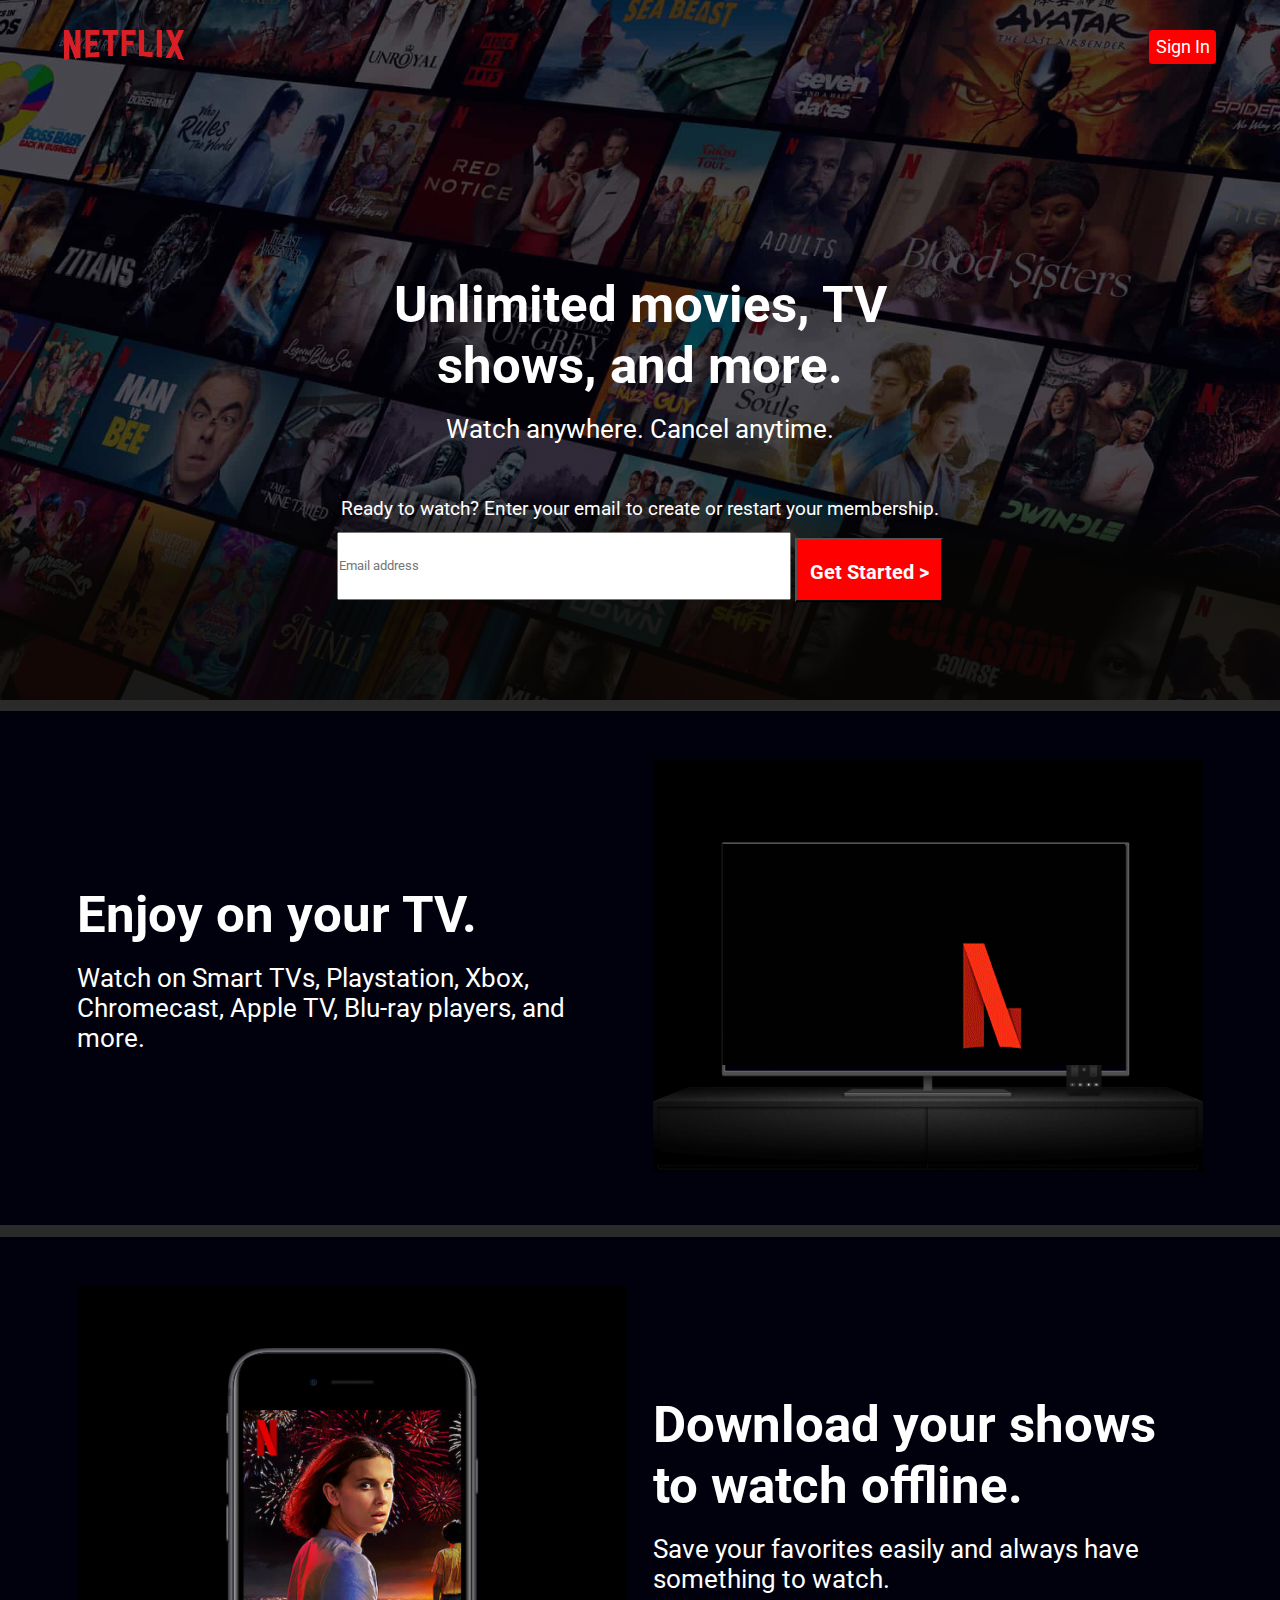
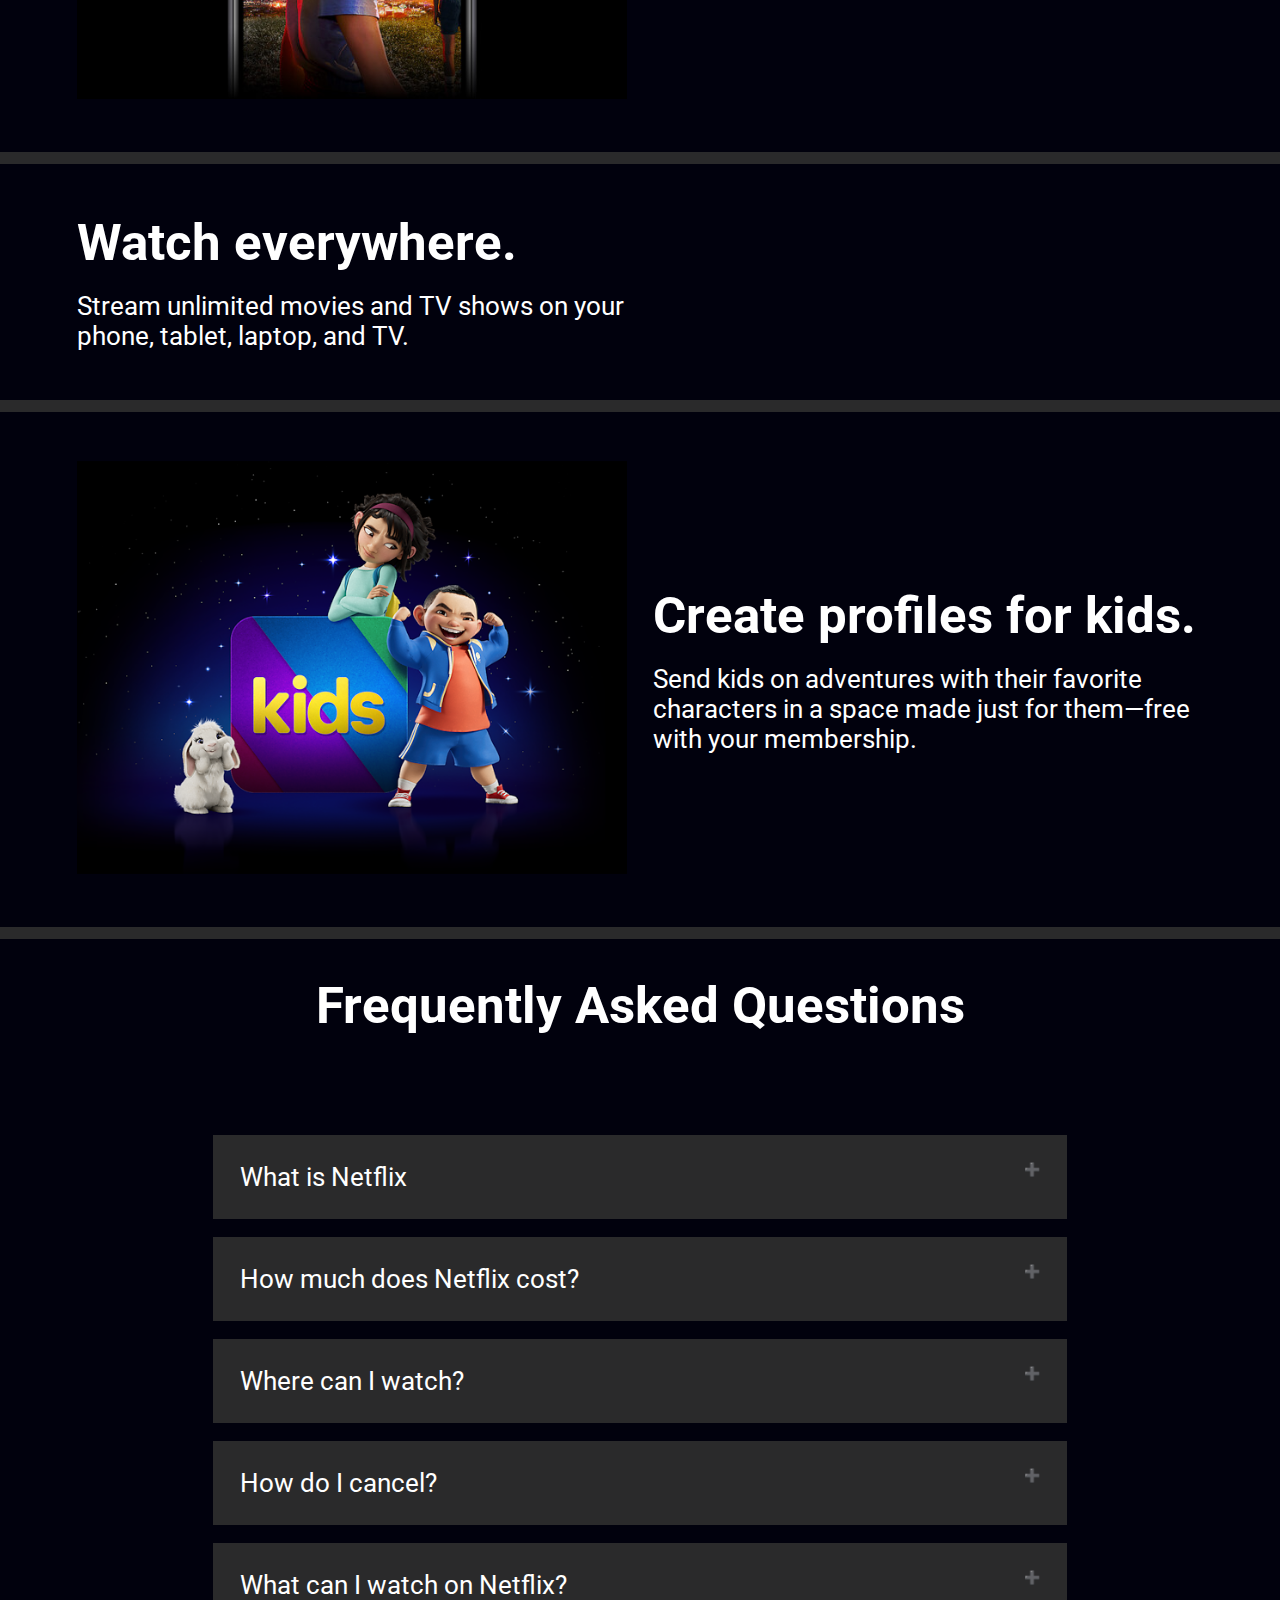
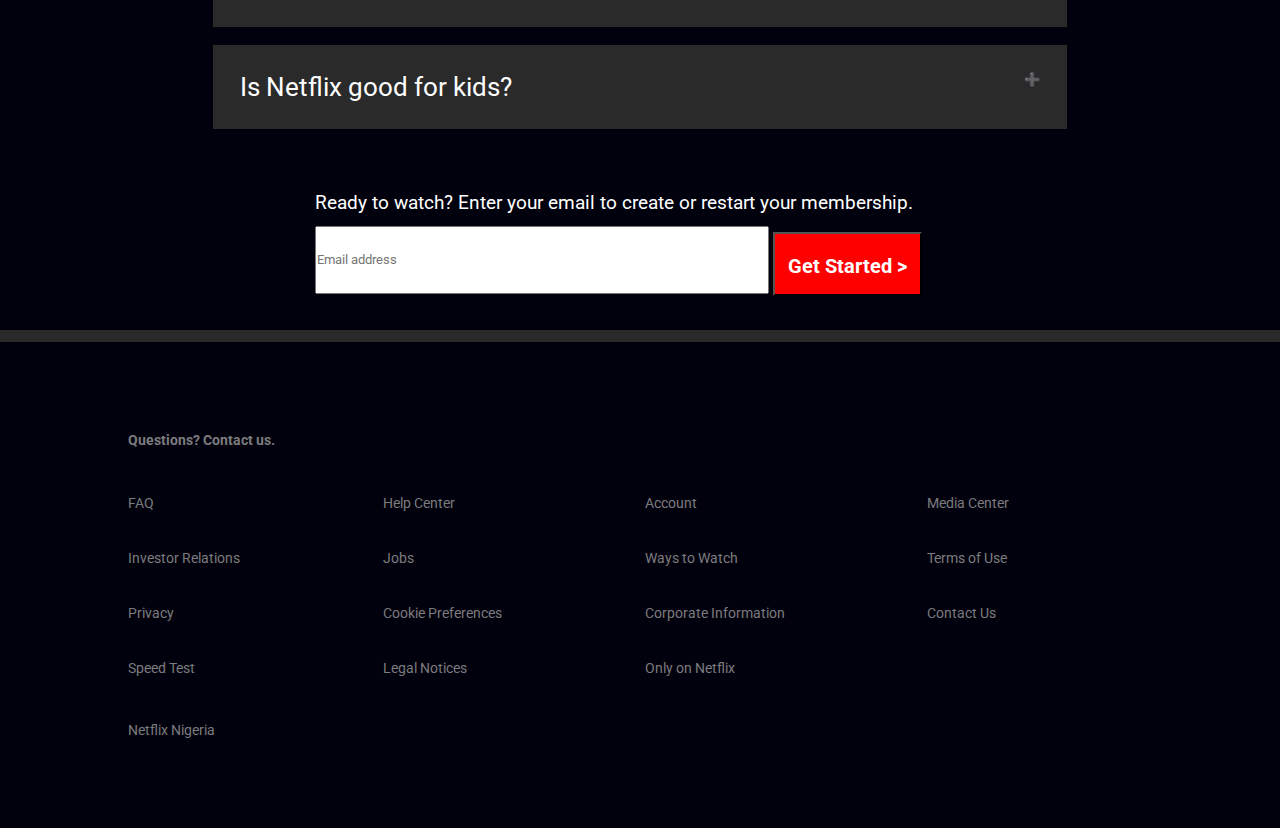
<file: index.html>
<!DOCTYPE html>
<html lang="en">
<head>
    <meta charset="UTF-8">
    <meta http-equiv="X-UA-Compatible" content="IE=edge">
    <meta name="viewport" content="width=device-width, initial-scale=1.0">
    <title>Faruq Netflix</title>
    <link rel="stylesheet" href="netflixstyle.css" type="text/css">
    <link rel="icon" href="./images/netflix/favicon.png">
</head>
<body>
    <header class="header-one">
        <div class="header-container">
            <div class="header-image">
                <img src="./images/netflix/Netflix.png" alt="netflix" class="image">
            </div>
            <div class="header-btn">
                <a href="login.html"><button>Sign In</button></a>
            </div>
        </div>
        <div class="header-texts">
            <div>
               <h1>Unlimited movies, TV shows, and more.</h1>
            <p>Watch anywhere. Cancel anytime.</p> 
            </div>
            <div>
                <form>
                <p>Ready to watch? Enter your email to create or restart your membership.</p>
                <input type="email" name="email" class="signup-email" placeholder="Email address" value="" required>
                <input type="submit" name="submit" class="signup-submit" value="Get Started >">
            </form>
            </div>
            
            
        </div>
    </header>
    <main>
        <section>
            <div class="section-one">
                <div class="section-texts">
                    <h1>Enjoy on your TV.</h1>
                    <p>Watch on Smart TVs, Playstation, Xbox, Chromecast, Apple TV, Blu-ray players, and more.</p>
                </div>
                <div class="section-image image-gif">
                    <img src="./images/netflix/tv.png" alt="Television showing movies" class="image ">
                </div>
            </div>
        </section>
        <section>
            <div class="section-two">
                <div class="section-image">
                    <img src="./images/netflix/mobile.jpg" alt="Television showing movies" class="image">
                </div>
                <div class="section-texts">
                    <h1>Download your shows to watch offline.</h1>
                    <p>Save your favorites easily and always have something to watch.</p>
                </div>
            </div>
        </section>
        <section>
            <div class="section-three">
                <div class="section-texts">
                    <h1>Watch everywhere.</h1>
                    <p>Stream unlimited movies and TV shows on your phone, tablet, laptop, and TV.</p>
                </div>
                <div class="section-image">
                </div>
            </div>
        </section>
        <section>
            <div class="section-four">
                <div class="section-image">
                    <img src="./images/netflix/kids.png" alt="Television showing movies" class="image">
                </div>
                <div class="section-texts">
                    <h1>Create profiles for kids.</h1>
                    <p>Send kids on adventures with their favorite characters in a space made just for them—free with your membership.</p>
                </div>
            </div>
        </section>
        <section>
            <div class="section-five">
                <div>
                    <h1>Frequently Asked Questions</h1>
                </div>
                <div class="fag-paragraph">
                    <p>What is Netflix</p>
                    <p>How much does Netflix cost?</p>
                    <p>Where can I watch?</p>
                    <p>How do I cancel?</p>
                    <p>What can I watch on Netflix?</p>
                    <p>Is Netflix good for kids?</p>
                </div>
                <div class="fag-form">
                    <form action="post">
                        <p>Ready to watch? Enter your email to create or restart your membership.</p>
                        <input type="email" name="email" class="signup-email" placeholder="Email address" value="" required>
                        <input type="submit" name="submit" class="signup-submit" value="Get Started >">
                    </form>
                </div>
                
            </div>
        </section>
    </main>
    <footer>
        <h5><a href="#">Questions? Contact us.</a></h5>
        <ul>
                <li><a href="#">FAQ</a></li>
                <li><a href="#">Help Center</a></li>
                <li><a href="#">Account</a></li>
                <li><a href="#">Media Center</a></li>
                <li><a href="#">Investor Relations</a></li>
                <li><a href="#">Jobs</a></li>
                <li><a href="#">Ways to Watch</a></li>
                <li><a href="#">Terms of Use</a></li>
                <li><a href="#">Privacy</a></li>
                <li><a href="#">Cookie Preferences</a></li>
                <li><a href="#">Corporate Information</a></li>
                <li><a href="#">Contact Us</a></li>
                <li><a href="#">Speed Test</a></li>
                <li><a href="#">Legal Notices</a></li>
                <li><a href="#">Only on Netflix</a></li>
        </ul>
        <p>Netflix Nigeria</p>
    </footer>
</body>
</html>
</file>
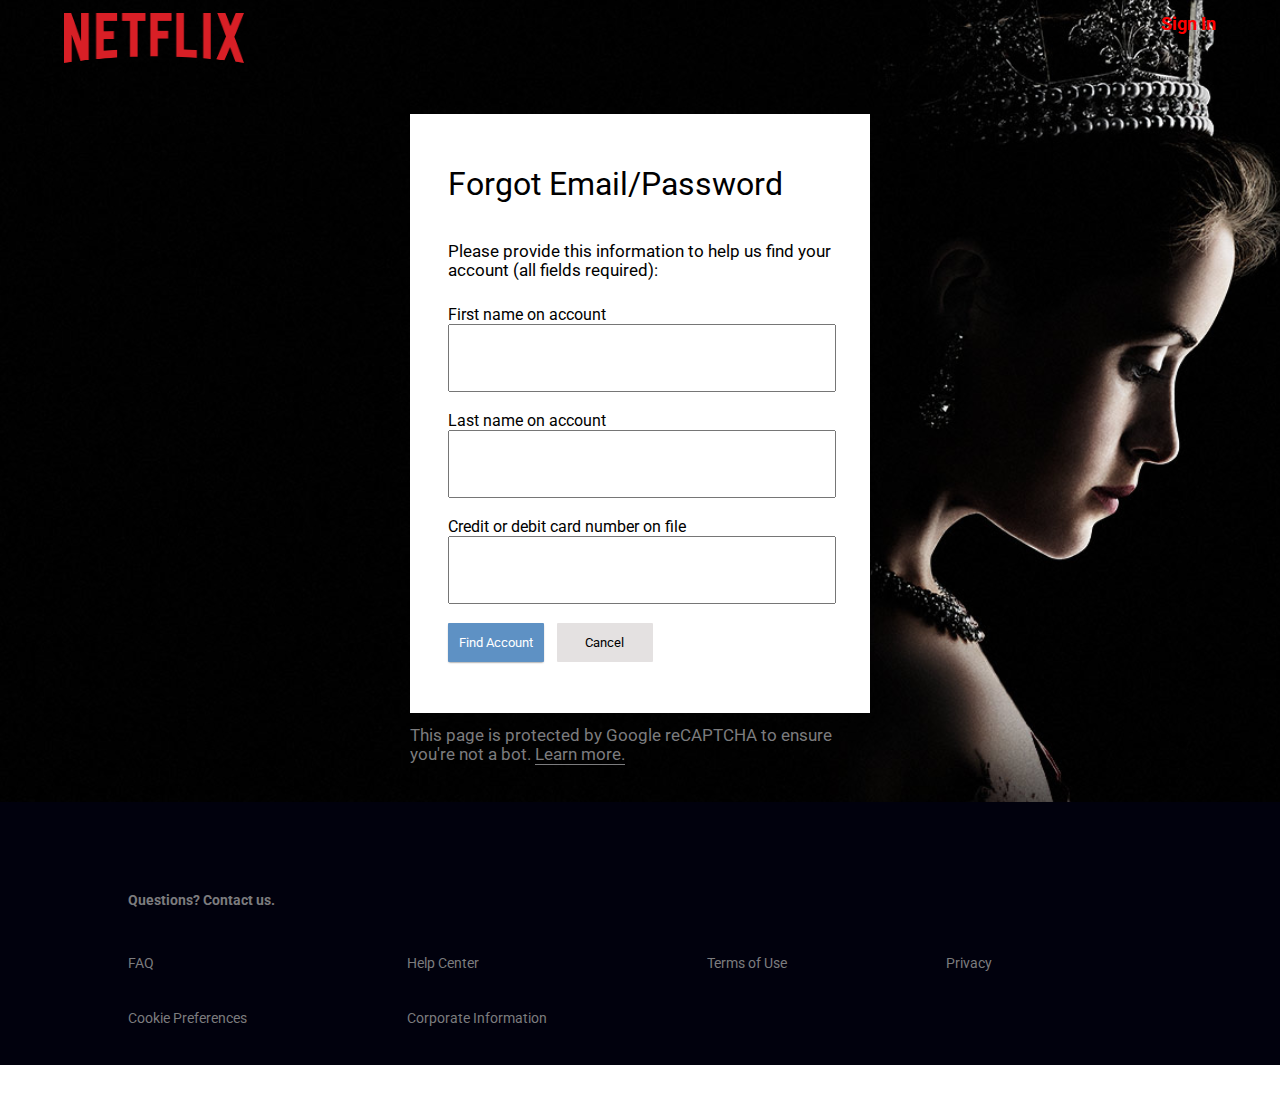
<file: findacct.html>
<!DOCTYPE html>
<html lang="en">
<head>
    <meta charset="UTF-8">
    <meta http-equiv="X-UA-Compatible" content="IE=edge">
    <meta name="viewport" content="width=device-width, initial-scale=1.0">
    <title>Faruq Netflix</title>
    <link rel="stylesheet" href="netflixstyle.css" type="text/css">
    <link rel="icon" href="./images/netflix/favicon.png">
</head>
<body class="find-account-page">
    <header class="header-two">
        <div class="header-container">
            <div class="header-image">
                <a href="index.html" class="sign-up"><img src="./images/netflix/Netflix.png" alt="netflix" class="image"></a>
            </div>
            <div class="header-btn">
                <a href="login.html"><button>Sign In</button></a>
            </div>
        </div>
    </header>
    <main>
        <section>
           <div class="find-container">
           <h3>Forgot Email/Password</h3>
            <p>Please provide this information to help us find your account (all fields required):</p>
        <form action="post">
            <label for="fname" class="radio">First name on account</label><br>
            <input type="text" id="fname" name="fname" value=""><br><br>
            <label for="lname" class="radio">Last name on account</label><br>
            <input type="text" id="lname" name="lname" value=""><br><br>
            <label for="ccn" class="radio">Credit or debit card number on file</label><br>
            <input type="number" id="ccn" name="ccn" value="" required="required"><br><br>
            <div>
                <button type="submit" value="" class="find-acct" id="find-acct">Find Account</button>
                <a href="loginhelp.html"><button id="cancel-find">Cancel</button></a>
            </div>
            
        </form>     
        </div>  
        </section>
        <section>
            <div class="reCAPTCHA-container">
                <p>This page is protected by Google reCAPTCHA to ensure you're not a bot. <a href="#">Learn more.</a></p> 
            </div>
        </section>
    </main>
    <footer>
        <h5><a href="#">Questions? Contact us.</a></h5>
        <ul>
                <li><a href="#">FAQ</a></li>
                <li><a href="#">Help Center</a></li>
                <li><a href="#">Terms of Use</a></li>
                <li><a href="#">Privacy</a></li>
                <li><a href="#">Cookie Preferences</a></li>
                <li><a href="#">Corporate Information</a></li>
        </ul>
    </footer>
</body>
</html>
</file>
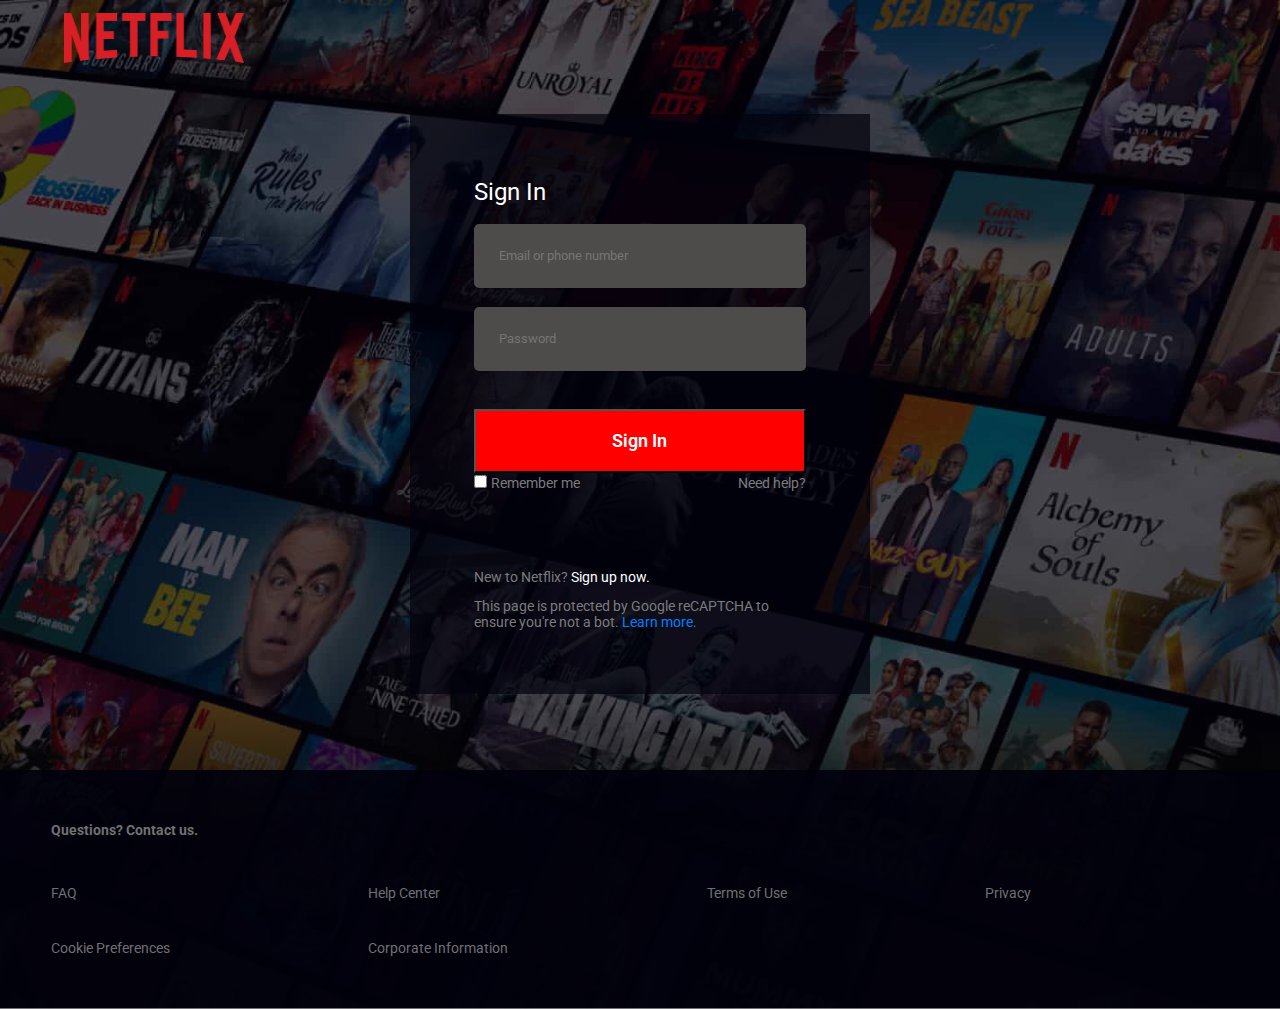
<file: login.html>
<!DOCTYPE html>
<html lang="en">
<head>
    <meta charset="UTF-8">
    <meta http-equiv="X-UA-Compatible" content="IE=edge">
    <meta name="viewport" content="width=device-width, initial-scale=1.0">
    <title>Faruq Netflix Login</title>
    <link rel="stylesheet" href="netflixstyle.css" type="text/css">
    <link rel="icon" href="./images/netflix/favicon.png">
</head>
<body class="login-body">
    <header class="login-header">
        <div class="header-container">
            <div class="header-image">
                <a href="index.html" class="sign-up"><img src="./images/netflix/Netflix.png" alt="netflix" class="image"></a>
            </div>
    </header>
    <main class="login-main">
        <div>
            <form>
            <h1>Sign In</h1>
            <input type="email" placeholder="Email or phone number" value="" required>
            <br>
            <input type="password" placeholder="Password" value="" required>
            <br>
            <br>
            <button type="submit" class="login-btn" value="">Sign In</button>
            </form>
        </div>
        <div class="remember-help-container">
            <div class="remember-me">
                <input type="checkbox" id="rememberMe" name="rememberMe" value="rememberMe">
                <label for="rememberMe">Remember me</label>
            </div>
            <div class="need-help">
                <a href="loginhelp.html">Need help?</a>
            </div>
        </div>
        <div class="new_security">
            <p>New to Netflix? <a href="index.html" class="sign-up">Sign up now.</a></p>
            <p>This page is protected by Google reCAPTCHA to ensure you're not a bot. <a href="#" id="help">Learn more.</a></p>
        </div>      
    </main>
    <footer>
        <h5><a href="#">Questions? Contact us.</a></h5>
        <ul>
                <li><a href="#">FAQ</a></li>
                <li><a href="#">Help Center</a></li>
                <li><a href="#">Terms of Use</a></li>
                <li><a href="#">Privacy</a></li>
                <li><a href="#">Cookie Preferences</a></li>
                <li><a href="#">Corporate Information</a></li>
        </ul>
    </footer>
</body>
</html>
</file>
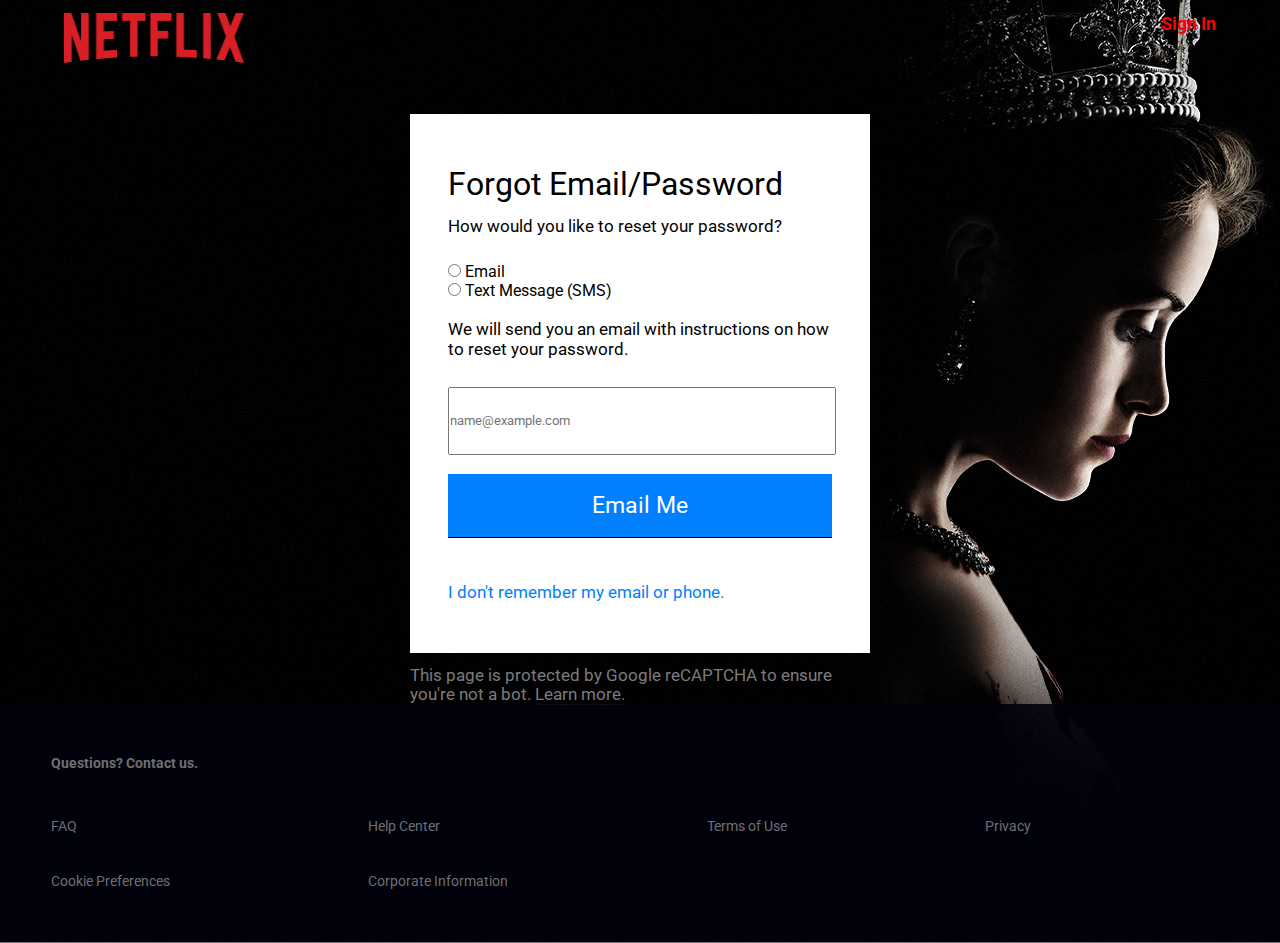
<file: loginhelp.html>
<!DOCTYPE html>
<html lang="en">
<head>
    <meta charset="UTF-8">
    <meta http-equiv="X-UA-Compatible" content="IE=edge">
    <meta name="viewport" content="width=device-width, initial-scale=1.0">
    <title>Netflix/LoginHelp</title>
    <link rel="stylesheet" href="netflixstyle.css" type="text/css">
    <link rel="icon" href="./images/netflix/favicon.png">
</head>
<body class="help-page">
    <header class="header-two">
        <div class="header-container">
            <div class="header-image">
                <a href="index.html" class="sign-up"><img src="./images/netflix/Netflix.png" alt="netflix" class="image"></a>
            </div>
            <div class="header-btn">
                <a href="login.html"><button>Sign In</button></a>
            </div>
        </div>
    </header>
    <main>
        <div class="help-container">
            <div>
                <h3>Forgot Email/Password</h3>
                <p>How would you like to reset your password?</p>
            </div>
            <div>
                <form action="post">
                    <input type="radio" id="email" name="reset" value="">
                    <label for="email" class="radio">Email</label><br>
                    <input type="radio" id="phoneNumber" name="reset" value="">
                    <label for="phoneNumber" class="radio">Text Message (SMS)</label><br><br>
                    <p>We will send you an email with instructions on how to reset your password.</p><br>
                    <input type="email" placeholder="name@example.com" required><br><br>
                    <button type="submit" value="" class="form-control" id="email-me">Email Me</button><br><br>
                </form>
            </div>
            <div class="accountLookup-link">
                <a href="findacct.html">I don't remember my email or phone.</a>
            </div>   
        </div>
        <div class="reCAPTCHA-container">
            <p>This page is protected by Google reCAPTCHA to ensure you're not a bot. <a href="#">Learn more.</a></p> 
        </div> 
    </main>
    <footer>
        <h5><a href="#">Questions? Contact us.</a></h5>
        <ul>
                <li><a href="#">FAQ</a></li>
                <li><a href="#">Help Center</a></li>
                <li><a href="#">Terms of Use</a></li>
                <li><a href="#">Privacy</a></li>
                <li><a href="#">Cookie Preferences</a></li>
                <li><a href="#">Corporate Information</a></li>
        </ul>
    </footer>
</body>
</html>
</file>
<file: netflixstyle.css>
@import url('https://fonts.googleapis.com/css2?family=Roboto:wght@400;700&display=swap');
/* General CSS */

*{
    margin: 0px;
    padding: 0px;
    font-family: 'Roboto', sans-serif;
}

html{
    scroll-behavior: smooth;
}

ul{
    list-style-type: none;
}


.header-one, .login-body{
    background-image: url(./images/netflix/header_bg.jpg);
}
header{
    position: relative;
    z-index: 2;
    height: 100%;
    display: grid;
    align-content: space-between;
}

.header-one, .login-body, .help-page, .find-account-page{
    position: relative;
    background-size: cover;
}
.header-one::after, .login-body::after,  .help-page::after{
    content: "";
    position: absolute;
    top: 0px;
    right: 0px;
    bottom: 0px;
    left: 0px;
    background: linear-gradient(180deg, rgba(3, 1, 12, 0.63) 70%, rgba(6, 5, 4, 0.89) 82%);
  
}

header a:hover{
    border: none !important;
}

/* Landing page start*/
/* NB: some styles are for more than one page*/

.header-container{
    position: relative;
    padding: min(4vh, 30px) 0px min(20vh, 200px) 0px;
    margin: auto;
    display: flex;
    width: 90vw;
    z-index: 2;
    justify-content: space-between;
    max-height: 50px;
}

.header-image{
    max-width: 120px;
    max-height: 30px;
}

.image{
    width: 100%;
    height: 100%;
}

.header-btn button{
    width: fit-content;
    height: inherit;
    padding: 0.5vw;
    font-size: large;
    font-weight: 400;
    border-radius: 0.3vw;
    border: none;
}



.header-texts{
    position: relative;
    z-index: 2;
    color: #ffff;
    margin: auto;
    width: max(275px, 50vw);
    text-align: center;
    padding: min(4vh, 30px) 0px min(15vh, 100px) 0px;
    display: grid;
    row-gap: 6vh;
}

h1{
    font-size: max(4vw, 28px);
    font-weight: 700;
    margin-bottom: 2vh;
}

p{
    font-size: max(2vw, 18px); 
    z-index: 2;

}


form p{
    font-size: max(1.45vw, 18px); 
    margin-bottom: 1vh;
}

.signup-email{
    /* width: min(500px, 65%) clamp( 280px, 450px, 90%); */
        width: clamp( 280px, 450px, 100%);
        height: clamp(50px, 5vw, 80px);
    
    
}

.signup-submit{
    width: fit-content;
    height: clamp(50px, 5vw, 80px);
    background-color: red;
    color: #ffff;
    font-weight: 700;
    font-size: max(1.6vw, 12px);
    position: relative;
    top: 1vh;
    padding: 1vw 1vw 0.6vw 1vw;
}

.section-one, .section-two, .section-three, .section-four{
    width: inherit;
    display: grid;
    grid-template-columns: 1fr 1fr;
    padding: 4vh 5vw;
    border-top: 0.7vh solid rgb(42, 42, 43);
    border-bottom: 0.7vh solid rgb(42, 42, 43);
    background-color: rgb(1, 1, 13);
    align-content: center;
    color: #ffff;
}

.section-one{
    border-top: 1.3vh solid rgb(42, 42, 43);

}

.section-texts, .section-image{
    margin: auto;
    padding: 1vw;
    position: relative;
}

.image-gif::before{
    background-image: url(./images/netflix/netflixgif.webp);
    background-repeat: no-repeat;
    left: 0px;
    content: "";
    position: absolute;
    top: 22%;
    right: 0px;
    bottom: 0px;
    left: 6.42vw;
    max-width: 70%;
    max-height: 50%;
}

.section-five {
    background-color: rgb(1, 1, 13);
    color: #ffff;
    display: grid;
    row-gap: 7vh;
    border-top: 0.7vh solid rgb(42, 42, 43);
    border-bottom: 0.7vh solid rgb(42, 42, 43);
    padding: 4vh 5vw;
}

.section-five h1{
    text-align: center;
}

.fag-paragraph p{
    margin: auto;
    max-width: 800px;
    padding: 3vh;
    margin-top: 2vh;
    background-color: rgb(42, 42, 43);
}

.fag-paragraph p:after {
    content: '\02795';
    /* Unicode character for "plus" sign (+) */
    font-size: 13px;
    color: #777;
    float: right;
    margin-left: 5px;
}

.fag-form {
    margin: auto;
    width: clamp( 280px, 650px, 100%);

}

footer{
    background-color: rgb(1, 1, 13);
    border-top: 0.7vh solid rgb(42, 42, 43);
    padding: 10vh 10vw;
    display: grid;
    row-gap: 5vh;
}

ul{
    display: grid;
    grid-template-columns: auto auto auto auto;
    row-gap: 4vh;
}

a, footer p{
    text-decoration: none;
    color: rgb(124, 124, 126);
    font-size: max(1.1vw, 12px);
    z-index: 2;

}

footer a:hover{
    border-bottom: 1px solid rgb(78, 75, 75);
}

/* Login page start*/
/* NB: some styles are for more than one page*/


.login-body{
    position: relative;
    color: #ffff;
}


.login-header .header-container, .help-page .header-container, .find-account-page .header-container{ 
    padding: 1vw 0px 4vw 0px;
}

.login-header .header-image, .header-two .header-image{
    max-height: 80px;
    max-width: 180px;
}

.login-main{
    position: relative;
    z-index: 2;
    width: clamp(min(280px, 100vw), 26vw, 600px);
    background-color: rgb(1, 1, 13, 0.7);
    padding: 5vw;
    margin:auto;
    margin-bottom: 6vw;
}

.login-main h1{
    font-weight: 400;
    font-size: x-large;
}

.login-body form {
    margin: auto;
    display: grid;
    justify-content: center;
    grid-template-columns: 100%;
    height: fit-content;
}

.login-body form input{
    border: none;
    height: clamp(50px, 5vw, 80px);
    border-radius: 0.4vw;
    background-color: rgb(78, 75, 75);
    padding: 0px 2vw;
}

button, .login-btn, .signup-submit{
    background-color: red;
    color: #ffff;
    cursor: pointer;
    
}

.signup-submit:hover, .login-btn:hover, .signup-btn:hover, button:hover{
    background-color: rgb(177, 17, 17);
    border-radius: 0.6vw;
}


.login-btn{
    height: clamp(50px, 5vw, 80px);
    font-size: large;
    font-weight: 600;
    transition: cubic-bezier(0.68, -0.55, 0.265, 1.55);
}

.remember-help-container{
    display: flex;
    justify-content: space-between;
    margin-bottom: 6vw;
}

a:hover{
    border-bottom: 1px solid #ffff;
}

.sign-up{
    color: #ffff;
}

.login-main p, .login-body label{
    font-size: max(14px, 0.5vw);
    color: rgb(124, 124, 126);

}

.new_security{
    display: grid;
    row-gap: 1vw;
}

#help{
    color: #0080ff;
}

.login-body footer, .help-page footer {
    opacity: 0.9;
    border: none;
    padding: 4vw;
    position: relative;
    z-index: 2;
    color: rgb(124, 124, 126);
    border-bottom: 1px solid rgb(124, 124, 126);;
}

/* Need help page */
/* NB: some styles are for more than one page*/



.help-page::after{
    content: url(./images/netflix/bg-crown_2-1500x1000.jpg);
    position: absolute;
    top: 0px;
    right: 0px;
    bottom: 0px;
    left: -5vw;
    background: linear-gradient(180deg, rgba(3, 1, 12, 0.63) 70%, rgba(6, 5, 4, 0.89) 82%);
    overflow: hidden;
    color: #ffff;
    z-index: -2;
}


.help-container, .find-container{
    background-color: #ffff;
    color: rgb(0, 0, 0);
    position: relative;
    z-index: 2;
    width: clamp(min(280px, 100vw), 30vw, 600px);
    padding: max(15px, 4vw) 3vw;
    margin:auto;
    display: grid;
    row-gap: max(10px, 2vw);
}

.help-page .header-btn button, .find-account-page .header-btn button{
    background-color: inherit;
    color: red;
    font-weight: 700;
    width: fit-content;
    padding: 0px;

}

.help-page .header-btn a:hover, .find-account-page .header-btn a:hover{
    border-bottom: 1px solid red !important;
}

h3{
    font-size: max(26px, 2.5vw);
    font-weight: 400;
    margin-bottom: max(10px, 1vw);
}

.help-container p, .help-container a{
    font-size: max(17px, 0.6vw);

}

.help-container input[type=email], .find-container label, .find-container input, #email-me{
    width: 100%;
    height: clamp(50px, 5vw, 80px);
}

#email-me{
    background-color: #0080ff;
    border: none;
    border-bottom: 1px solid rgb(0, 0, 0);
    font-size: max(20px, 1.8vw);
}

#email-me:hover{
    border-radius: 0px;
    border: none;
    background-color: #208af4;
}

.help-container a{
    color: #0080ff;;
}

.help-container a:hover{
    border-bottom: 1.5px solid #0080ff;
}



/* Find-account-page */
/* NB: some styles are for more than one page*/

.find-account-page{
    background-image: url(./images/netflix/bg-crown_2-1500x1000.jpg);
    background-position: center;
}

.find-container p{
    font-size: max(16.5px, 1.0vw) !important;

}

#find-acct, #cancel-find{
    width: 25% !important;
    float: left;
    height: max(20px, 3vw);
    border-radius: 1px;
}

#find-acct{
    background-color: #5e91c4;   
    border: none;
    margin-right: max(10px, 1vw);
    box-shadow: 0px 1px 2px -1px rgba(0,0,0,0.75);
}

#cancel-find{
    background-color: #e4e1e1;
    border: none;
    color: rgb(0, 0, 0);
}

#cancel-find:hover{
    background-color: #eceaea;

}

.reCAPTCHA-container{
    width: clamp(min(300px, 100vw), 36vw, 650px);
    margin: auto;
    padding-top: 1vw;
}
.reCAPTCHA-container p, .reCAPTCHA-container a{
    font-size: max(16.5px, 1.0vw) !important;
    color: rgb(124, 124, 126);
}

.reCAPTCHA-container a{
    border-bottom: 1px solid rgb(124, 124, 126);
}

.find-account-page main{
    padding-bottom: 3vw;
}

.find-account-page footer{
    border: none;
    border-bottom: 4vw solid #ffff;
    padding-bottom: 3vw;
}


@media screen and (max-width: 768px) {
    .section-one, .section-two, .section-three, .section-four{
        grid-template-columns: 1fr;}

        ul{
           
            grid-template-columns: auto auto auto;
            column-gap: 4vw;
        }

        .fag-form{
            width: 90vw;
        }
         .signup-email{
            margin:auto;
            width: 100%;
        }

        .fag-form{
            display: grid;
        }
        .fag-form .signup-submit{
            display: block;
            margin: auto;
        }
}

@media screen and (max-width: 477px) {
    ul{
           
        grid-template-columns: auto auto ;
        column-gap: 6vw;

    }
}
</file>
